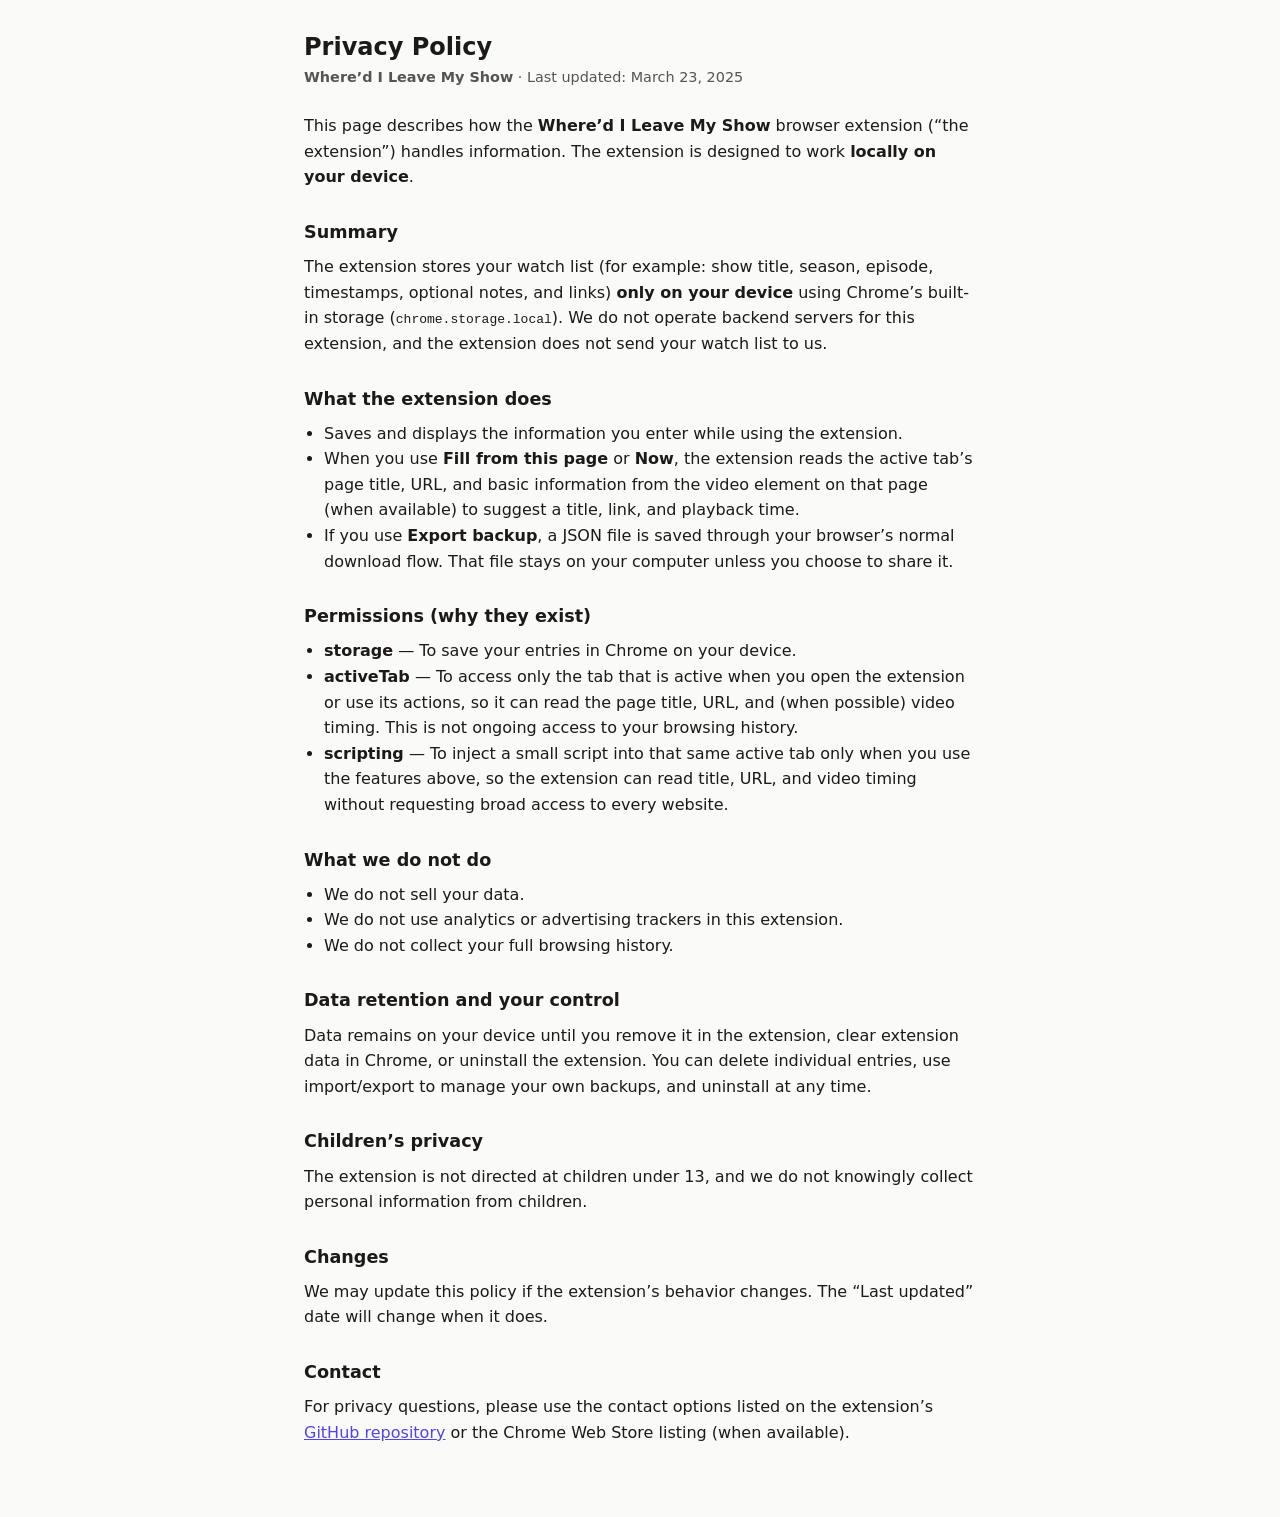
<file: index.html>
<!DOCTYPE html>
<html lang="en">
  <head>
    <meta charset="utf-8" />
    <meta name="viewport" content="width=device-width, initial-scale=1" />
    <title>Where’d I Leave My Show</title>
    <meta http-equiv="refresh" content="0; url=privacy-policy.html" />
    <link rel="canonical" href="privacy-policy.html" />
  </head>
  <body>
    <p><a href="privacy-policy.html">Privacy policy</a></p>
  </body>
</html>
</file>
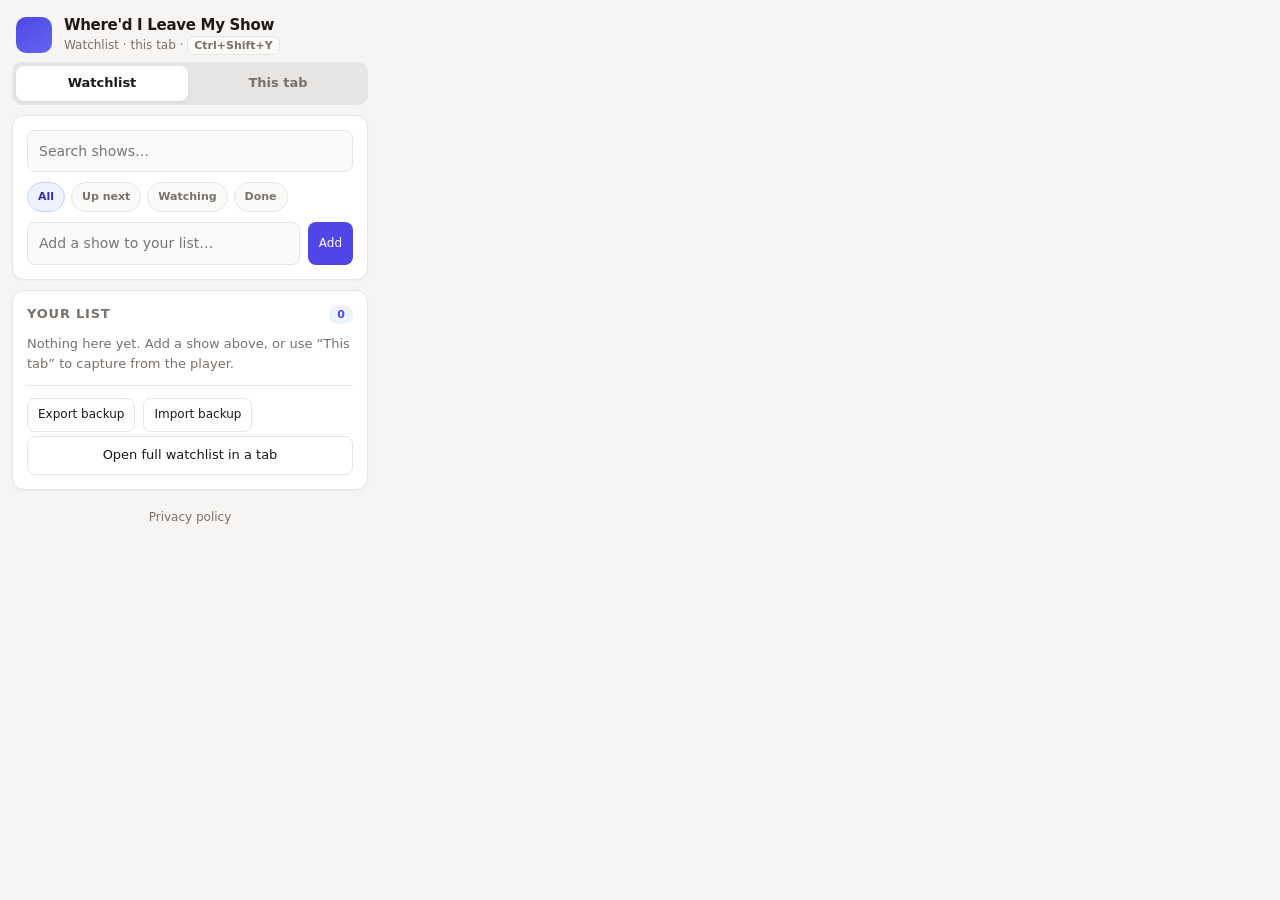
<file: popup.html>
<!DOCTYPE html>
<html lang="en">
  <head>
    <meta charset="UTF-8" />
    <meta name="viewport" content="width=device-width, initial-scale=1" />
    <title>Where'd I Leave My Show</title>
    <link rel="stylesheet" href="popup.css" />
  </head>
  <body class="is-popup">
    <p class="toast" role="status" id="status" aria-live="polite" hidden></p>
    <header class="top">
      <div class="brand">
        <span class="brand-mark" aria-hidden="true"></span>
        <div>
          <h1 class="app-title">Where'd I Leave My Show</h1>
          <p class="tagline">Watchlist · this tab · <kbd class="kbd-hint" id="kbdHint" title="Open this popup">…</kbd></p>
        </div>
      </div>
    </header>

    <nav class="tab-bar" role="tablist" aria-label="Main">
      <button type="button" class="tab-btn" role="tab" id="tabWatchlist" aria-selected="true" aria-controls="panelWatchlist">
        Watchlist
      </button>
      <button type="button" class="tab-btn" role="tab" id="tabCapture" aria-selected="false" aria-controls="panelCapture">
        This tab
      </button>
    </nav>

    <div id="panelWatchlist" class="tab-panel" role="tabpanel" aria-labelledby="tabWatchlist">
      <div class="panel tools">
        <label class="sr-only" for="wlSearch">Search watchlist</label>
        <input type="search" id="wlSearch" class="search-input" placeholder="Search shows…" autocomplete="off" />
        <div class="chips" id="wlChips" role="group" aria-label="Filter by status">
          <button type="button" class="chip active" data-filter="all">All</button>
          <button type="button" class="chip" data-filter="queue">Up next</button>
          <button type="button" class="chip" data-filter="watching">Watching</button>
          <button type="button" class="chip" data-filter="done">Done</button>
        </div>
        <div class="quick-add">
          <label class="sr-only" for="quickTitle">Show title</label>
          <input type="text" id="quickTitle" placeholder="Add a show to your list…" autocomplete="off" />
          <button type="button" class="btn primary small" id="quickAdd">Add</button>
        </div>
      </div>

      <section class="panel list-wrap" aria-label="Watchlist">
        <div class="list-head">
          <h2>Your list</h2>
          <span class="badge" id="count">0</span>
        </div>
        <ul class="list" id="list"></ul>
        <p class="empty" id="empty">Nothing here yet. Add a show above, or use “This tab” to capture from the player.</p>
        <div class="backup-row">
          <button type="button" class="btn ghost small" id="btnExport">Export backup</button>
          <button type="button" class="btn ghost small" id="btnImport">Import backup</button>
          <input type="file" id="importFile" accept="application/json,.json" hidden />
        </div>
        <button type="button" class="btn ghost full-width" id="openFullPage">Open full watchlist in a tab</button>
      </section>
    </div>

    <div id="panelCapture" class="tab-panel" role="tabpanel" aria-labelledby="tabCapture" hidden>
      <section class="panel capture" aria-label="Capture from this tab">
        <button type="button" class="btn primary" id="btnCapture">Fill from this page</button>
        <p class="hint" id="captureHint">Uses tab title, URL, and the largest video on the page.</p>
      </section>

      <form class="panel form" id="form" autocomplete="off">
        <p class="editing-banner" id="editingBanner" hidden>Editing saved entry — save to update.</p>
        <label class="field">
          <span>Series</span>
          <input type="text" id="title" name="title" placeholder="Show name" required />
        </label>
        <label class="field">
          <span>List</span>
          <select id="watchStatus" name="watchStatus">
            <option value="queue">Up next</option>
            <option value="watching" selected>Watching</option>
            <option value="done">Done</option>
          </select>
        </label>
        <div class="row">
          <label class="field small">
            <span>Season</span>
            <input type="number" id="season" name="season" min="0" step="1" placeholder="—" />
          </label>
          <label class="field small">
            <span>Episode</span>
            <input type="number" id="episode" name="episode" min="0" step="1" placeholder="—" />
          </label>
        </div>
        <label class="field">
          <span>Timestamp</span>
          <div class="ts-row">
            <input type="text" id="timestamp" name="timestamp" placeholder="e.g. 12:04 or 1:02:10" inputmode="numeric" />
            <button type="button" class="btn ghost" id="btnNow" title="Use time from video on this page">Now</button>
          </div>
        </label>
        <label class="field">
          <span>Notes <span class="optional">optional</span></span>
          <input type="text" id="notes" name="notes" placeholder="e.g. cliffhanger ending" />
        </label>
        <label class="field">
          <span>Link <span class="optional">optional</span></span>
          <input type="url" id="url" name="url" placeholder="Page URL" />
        </label>
        <div class="actions">
          <button type="submit" class="btn primary" id="btnSave">Save</button>
          <button type="button" class="btn ghost" id="btnClear">Clear form</button>
        </div>
        <p class="privacy-note">Data is stored only in Chrome on this device.</p>
        <input type="hidden" id="editId" value="" />
      </form>
    </div>

    <footer class="popup-footer">
      <a
        href="https://ronitbhatia.github.io/Where-did-I-Leave-My-Show/privacy-policy.html"
        target="_blank"
        rel="noopener noreferrer"
        >Privacy policy</a>
    </footer>

    <script src="wl-shared.js"></script>
    <script src="popup.js"></script>
  </body>
</html>
</file>
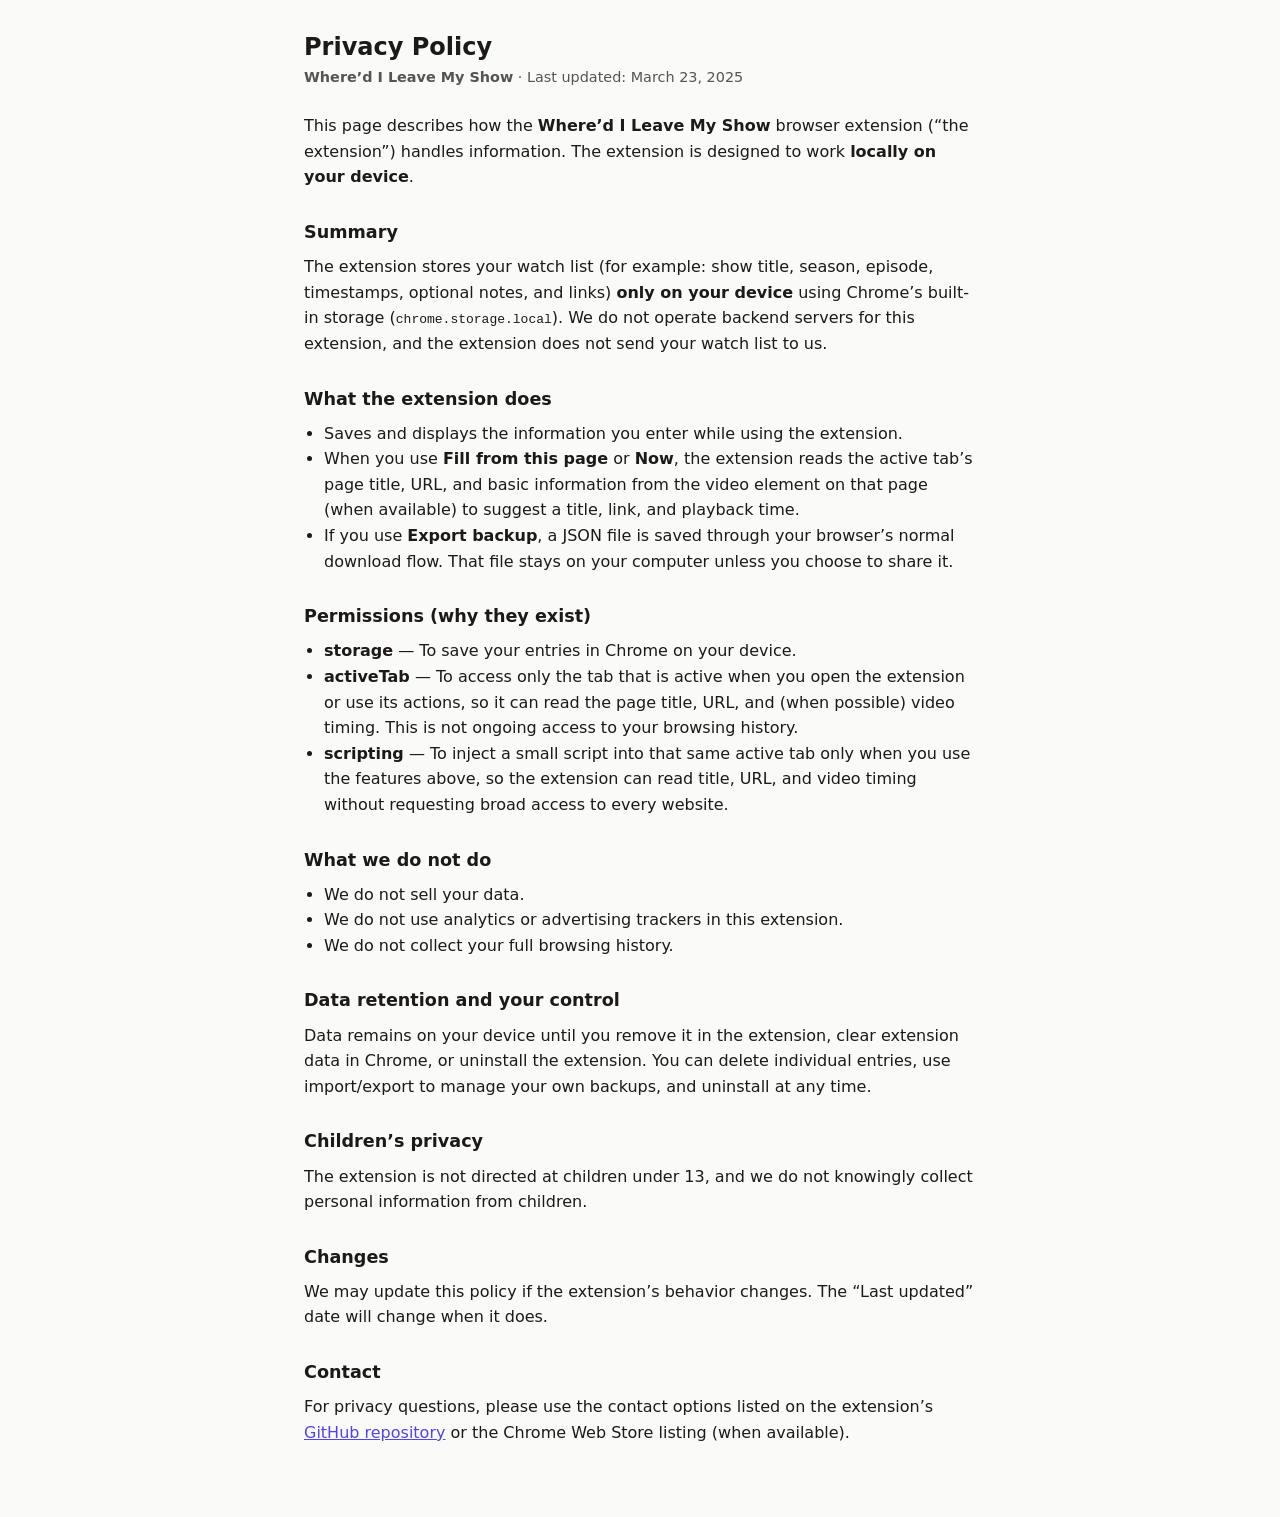
<file: privacy-policy.html>
<!DOCTYPE html>
<html lang="en">
  <head>
    <meta charset="utf-8" />
    <meta name="viewport" content="width=device-width, initial-scale=1" />
    <title>Privacy Policy — Where’d I Leave My Show</title>
    <style>
      :root {
        color-scheme: light dark;
        --fg: #1c1917;
        --bg: #fafaf9;
        --muted: #57534e;
        --link: #4f46e5;
      }
      @media (prefers-color-scheme: dark) {
        :root {
          --fg: #fafaf9;
          --bg: #1c1917;
          --muted: #a8a29e;
          --link: #a5b4fc;
        }
      }
      body {
        font-family: ui-sans-serif, system-ui, -apple-system, "Segoe UI", Roboto, "Helvetica Neue", Arial, sans-serif;
        line-height: 1.6;
        max-width: 42rem;
        margin: 0 auto;
        padding: 2rem 1.25rem 4rem;
        color: var(--fg);
        background: var(--bg);
      }
      h1 {
        font-size: 1.5rem;
        line-height: 1.25;
        margin: 0 0 0.25rem;
      }
      .meta {
        color: var(--muted);
        font-size: 0.9rem;
        margin: 0 0 1.5rem;
      }
      h2 {
        font-size: 1.1rem;
        margin: 1.75rem 0 0.5rem;
      }
      p,
      ul {
        margin: 0.5rem 0;
      }
      ul {
        padding-left: 1.25rem;
      }
      a {
        color: var(--link);
      }
    </style>
  </head>
  <body>
    <header>
      <h1>Privacy Policy</h1>
      <p class="meta"><strong>Where’d I Leave My Show</strong> · Last updated: March 23, 2025</p>
    </header>

    <p>
      This page describes how the <strong>Where’d I Leave My Show</strong> browser extension (“the extension”) handles information.
      The extension is designed to work <strong>locally on your device</strong>.
    </p>

    <h2>Summary</h2>
    <p>
      The extension stores your watch list (for example: show title, season, episode, timestamps, optional notes, and links)
      <strong>only on your device</strong> using Chrome’s built-in storage (<code>chrome.storage.local</code>).
      We do not operate backend servers for this extension, and the extension does not send your watch list to us.
    </p>

    <h2>What the extension does</h2>
    <ul>
      <li>Saves and displays the information you enter while using the extension.</li>
      <li>
        When you use <strong>Fill from this page</strong> or <strong>Now</strong>, the extension reads the active tab’s page title,
        URL, and basic information from the video element on that page (when available) to suggest a title, link, and playback time.
      </li>
      <li>
        If you use <strong>Export backup</strong>, a JSON file is saved through your browser’s normal download flow. That file stays on your computer unless you choose to share it.
      </li>
    </ul>

    <h2>Permissions (why they exist)</h2>
    <ul>
      <li><strong>storage</strong> — To save your entries in Chrome on your device.</li>
      <li>
        <strong>activeTab</strong> — To access only the tab that is active when you open the extension or use its actions,
        so it can read the page title, URL, and (when possible) video timing. This is not ongoing access to your browsing history.
      </li>
      <li>
        <strong>scripting</strong> — To inject a small script into that same active tab only when you use the features above,
        so the extension can read title, URL, and video timing without requesting broad access to every website.
      </li>
    </ul>

    <h2>What we do not do</h2>
    <ul>
      <li>We do not sell your data.</li>
      <li>We do not use analytics or advertising trackers in this extension.</li>
      <li>We do not collect your full browsing history.</li>
    </ul>

    <h2>Data retention and your control</h2>
    <p>
      Data remains on your device until you remove it in the extension, clear extension data in Chrome, or uninstall the extension.
      You can delete individual entries, use import/export to manage your own backups, and uninstall at any time.
    </p>

    <h2>Children’s privacy</h2>
    <p>
      The extension is not directed at children under 13, and we do not knowingly collect personal information from children.
    </p>

    <h2>Changes</h2>
    <p>
      We may update this policy if the extension’s behavior changes. The “Last updated” date will change when it does.
    </p>

    <h2>Contact</h2>
    <p>
      For privacy questions, please use the contact options listed on the extension’s
      <a href="https://github.com/ronitbhatia/Where-did-I-Leave-My-Show">GitHub repository</a>
      or the Chrome Web Store listing (when available).
    </p>
  </body>
</html>
</file>
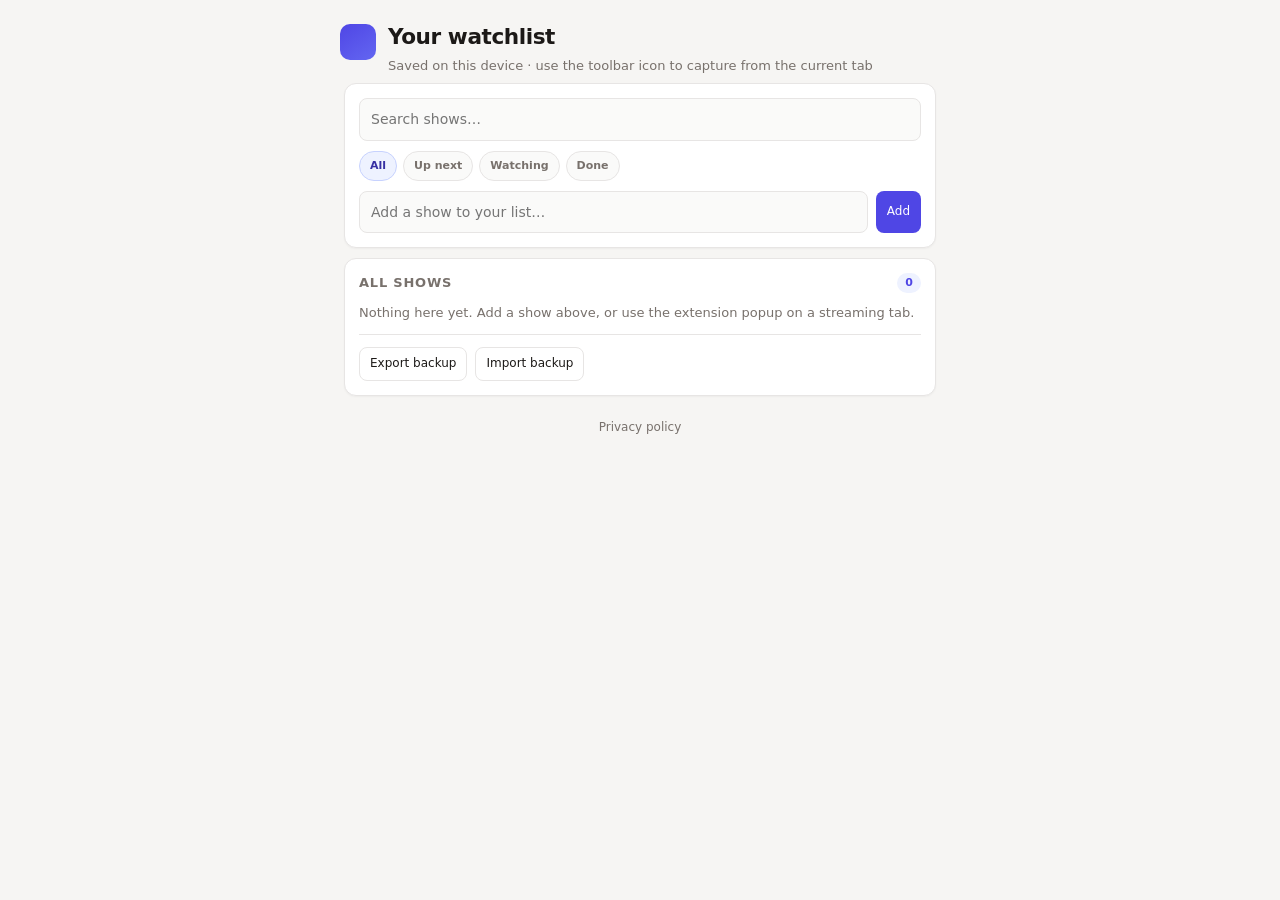
<file: watchlist.html>
<!DOCTYPE html>
<html lang="en">
  <head>
    <meta charset="UTF-8" />
    <meta name="viewport" content="width=device-width, initial-scale=1" />
    <title>Watchlist — Where’d I Leave My Show</title>
    <link rel="stylesheet" href="popup.css" />
    <link rel="stylesheet" href="watchlist.css" />
  </head>
  <body class="page-watchlist">
    <header class="wl-page-head">
      <div class="wl-page-brand">
        <span class="brand-mark" aria-hidden="true"></span>
        <div>
          <h1 class="wl-page-title">Your watchlist</h1>
          <p class="wl-page-sub">Saved on this device · use the toolbar icon to capture from the current tab</p>
        </div>
      </div>
    </header>

    <main class="wl-page-main">
      <div class="panel tools">
        <label class="sr-only" for="wlSearch">Search watchlist</label>
        <input type="search" id="wlSearch" class="search-input" placeholder="Search shows…" autocomplete="off" />
        <div class="chips" id="wlChips" role="group" aria-label="Filter by status">
          <button type="button" class="chip active" data-filter="all">All</button>
          <button type="button" class="chip" data-filter="queue">Up next</button>
          <button type="button" class="chip" data-filter="watching">Watching</button>
          <button type="button" class="chip" data-filter="done">Done</button>
        </div>
        <div class="quick-add">
          <label class="sr-only" for="quickTitle">Show title</label>
          <input type="text" id="quickTitle" placeholder="Add a show to your list…" autocomplete="off" />
          <button type="button" class="btn primary small" id="quickAdd">Add</button>
        </div>
      </div>

      <section class="panel list-wrap" aria-label="Watchlist">
        <div class="list-head">
          <h2>All shows</h2>
          <span class="badge" id="count">0</span>
        </div>
        <ul class="list" id="list"></ul>
        <p class="empty" id="empty">Nothing here yet. Add a show above, or use the extension popup on a streaming tab.</p>
        <div class="backup-row">
          <button type="button" class="btn ghost small" id="btnExport">Export backup</button>
          <button type="button" class="btn ghost small" id="btnImport">Import backup</button>
          <input type="file" id="importFile" accept="application/json,.json" hidden />
        </div>
      </section>
    </main>

    <footer class="wl-page-foot">
      <a
        href="https://ronitbhatia.github.io/Where-did-I-Leave-My-Show/privacy-policy.html"
        target="_blank"
        rel="noopener noreferrer"
        >Privacy policy</a>
    </footer>

    <script src="wl-shared.js"></script>
    <script src="watchlist.js"></script>
  </body>
</html>
</file>
<file: popup.css>
:root {
  --bg: #f6f5f3;
  --surface: #ffffff;
  --text: #1c1917;
  --muted: #78716c;
  --line: #e7e5e4;
  --accent: #4f46e5;
  --accent-soft: #eef2ff;
  --radius: 12px;
  --font: ui-sans-serif, system-ui, -apple-system, "Segoe UI", Roboto, "Helvetica Neue", Arial, sans-serif;
}

* {
  box-sizing: border-box;
}

.sr-only {
  position: absolute;
  width: 1px;
  height: 1px;
  padding: 0;
  margin: -1px;
  overflow: hidden;
  clip: rect(0, 0, 0, 0);
  white-space: nowrap;
  border: 0;
}

.toast {
  margin: 0 12px 0;
  padding: 8px 12px;
  font-size: 12px;
  line-height: 1.35;
  color: #3730a3;
  background: var(--accent-soft);
  border-radius: var(--radius);
  border: 1px solid #c7d2fe;
}

.toast[hidden] {
  display: none;
}

.kbd-hint {
  font-family: inherit;
  font-size: 11px;
  font-weight: 600;
  padding: 2px 6px;
  border-radius: 6px;
  border: 1px solid var(--line);
  background: #fafaf9;
  color: var(--muted);
}

body {
  margin: 0;
  font-family: var(--font);
  font-size: 14px;
  line-height: 1.45;
  color: var(--text);
  background: var(--bg);
}

body.is-popup {
  width: 380px;
  min-height: 200px;
}

.tab-bar {
  display: flex;
  gap: 4px;
  margin: 0 12px 10px;
  padding: 4px;
  background: #e7e5e4;
  border-radius: 10px;
}

.tab-btn {
  flex: 1;
  font: inherit;
  font-size: 13px;
  font-weight: 600;
  padding: 8px 10px;
  border: none;
  border-radius: 8px;
  background: transparent;
  color: var(--muted);
  cursor: pointer;
  transition: background 0.15s, color 0.15s;
}

.tab-btn[aria-selected="true"] {
  background: var(--surface);
  color: var(--text);
  box-shadow: 0 1px 2px rgba(28, 25, 23, 0.08);
}

.tab-btn:focus-visible {
  outline: 2px solid var(--accent);
  outline-offset: 2px;
}

.tab-panel[hidden] {
  display: none !important;
}

.tools.panel {
  margin-bottom: 10px;
}

.search-input {
  margin-bottom: 10px;
}

.chips {
  display: flex;
  flex-wrap: wrap;
  gap: 6px;
  margin-bottom: 10px;
}

.chip {
  font: inherit;
  font-size: 11px;
  font-weight: 600;
  padding: 6px 10px;
  border-radius: 999px;
  border: 1px solid var(--line);
  background: #fafaf9;
  color: var(--muted);
  cursor: pointer;
  transition: background 0.15s, border-color 0.15s, color 0.15s;
}

.chip.active {
  background: var(--accent-soft);
  border-color: #c7d2fe;
  color: #3730a3;
}

.chip:focus-visible {
  outline: 2px solid var(--accent);
  outline-offset: 2px;
}

.quick-add {
  display: flex;
  gap: 8px;
  align-items: stretch;
}

.quick-add input {
  flex: 1;
  min-width: 0;
}

.btn.full-width {
  width: 100%;
  margin-top: 4px;
}

.top {
  padding: 16px 16px 8px;
}

.brand {
  display: flex;
  align-items: center;
  gap: 12px;
}

.brand-mark {
  width: 36px;
  height: 36px;
  border-radius: 10px;
  background: linear-gradient(145deg, var(--accent), #6366f1);
  flex-shrink: 0;
}

h1,
.app-title {
  margin: 0;
  font-size: 15px;
  font-weight: 600;
  letter-spacing: -0.02em;
  line-height: 1.25;
  max-width: 18em;
}

.app-title {
  hyphens: auto;
}

.tagline {
  margin: 2px 0 0;
  font-size: 12px;
  color: var(--muted);
}

.panel {
  margin: 0 12px 12px;
  padding: 14px;
  background: var(--surface);
  border: 1px solid var(--line);
  border-radius: var(--radius);
  box-shadow: 0 1px 2px rgba(28, 25, 23, 0.04);
}

.capture {
  text-align: center;
}

.capture .btn {
  width: 100%;
}

.hint {
  margin: 10px 0 0;
  font-size: 12px;
  color: var(--muted);
}

.editing-banner {
  margin: 0 0 12px;
  padding: 8px 10px;
  font-size: 12px;
  color: var(--accent);
  background: var(--accent-soft);
  border-radius: 8px;
}

.form .field {
  display: block;
  margin-bottom: 12px;
}

.form .field > span {
  display: block;
  font-size: 12px;
  font-weight: 500;
  color: var(--muted);
  margin-bottom: 6px;
}

.optional {
  font-weight: 400;
  color: #a8a29e;
}

input[type="text"],
input[type="url"],
input[type="number"],
input[type="search"],
select {
  width: 100%;
  padding: 10px 11px;
  border: 1px solid var(--line);
  border-radius: 8px;
  font: inherit;
  color: var(--text);
  background: #fafaf9;
  transition: border-color 0.15s, background 0.15s;
}

input:focus,
select:focus {
  outline: none;
  border-color: var(--accent);
  background: var(--surface);
}

select {
  cursor: pointer;
}

.row {
  display: grid;
  grid-template-columns: 1fr 1fr;
  gap: 10px;
}

.ts-row {
  display: flex;
  gap: 8px;
  align-items: stretch;
}

.ts-row input {
  flex: 1;
  min-width: 0;
}

.actions {
  display: flex;
  gap: 8px;
  margin-top: 4px;
}

.actions .btn.primary {
  flex: 1;
}

.btn {
  font: inherit;
  cursor: pointer;
  border-radius: 8px;
  border: 1px solid transparent;
  padding: 9px 14px;
  font-size: 13px;
  font-weight: 500;
  transition: background 0.15s, border-color 0.15s, color 0.15s;
}

.btn.primary {
  background: var(--accent);
  color: #fff;
}

.btn.primary:hover {
  background: #4338ca;
}

.btn.ghost {
  background: transparent;
  border-color: var(--line);
  color: var(--text);
}

.btn.ghost:hover {
  background: var(--bg);
}

.btn.danger {
  color: #b91c1c;
  border-color: #fecaca;
  background: #fff;
}

.btn.danger:hover {
  background: #fef2f2;
}

.btn.icon {
  padding: 6px 10px;
  font-size: 12px;
}

.btn.small {
  padding: 7px 10px;
  font-size: 12px;
}

.privacy-note {
  margin: 12px 0 0;
  font-size: 11px;
  color: var(--muted);
  line-height: 1.4;
}

.backup-row {
  display: flex;
  flex-wrap: wrap;
  gap: 8px;
  margin-top: 12px;
  padding-top: 12px;
  border-top: 1px solid var(--line);
}

.list-wrap h2 {
  margin: 0;
  font-size: 13px;
  font-weight: 600;
  color: var(--muted);
  text-transform: uppercase;
  letter-spacing: 0.06em;
}

.list-head {
  display: flex;
  align-items: center;
  justify-content: space-between;
  margin-bottom: 10px;
}

.badge {
  font-size: 11px;
  font-weight: 600;
  color: var(--accent);
  background: var(--accent-soft);
  padding: 2px 8px;
  border-radius: 999px;
}

.list {
  list-style: none;
  margin: 0;
  padding: 0;
  display: flex;
  flex-direction: column;
  gap: 8px;
}

.card {
  border: 1px solid var(--line);
  border-radius: 10px;
  padding: 10px 10px 8px;
  background: #fafaf9;
}

.card-top {
  display: flex;
  align-items: flex-start;
  justify-content: space-between;
  gap: 8px;
  margin-bottom: 4px;
}

.card-top .card-title {
  flex: 1;
  min-width: 0;
  margin-bottom: 0;
}

.status-wrap {
  flex-shrink: 0;
}

.status-select {
  width: auto;
  min-width: 0;
  max-width: 7.5rem;
  padding: 5px 8px;
  font-size: 11px;
  font-weight: 600;
  border-radius: 6px;
}

.card-title {
  font-weight: 600;
  font-size: 14px;
  margin: 0 0 4px;
  line-height: 1.3;
}

.card-top + .card-meta {
  margin-top: 0;
}

.card-meta {
  font-size: 12px;
  color: var(--muted);
  margin: 0 0 6px;
}

.card-notes {
  font-size: 12px;
  color: var(--text);
  margin: 0 0 8px;
  opacity: 0.9;
}

.card-actions {
  display: flex;
  flex-wrap: wrap;
  gap: 6px;
  align-items: center;
}

.card-actions a {
  font-size: 12px;
  color: var(--accent);
  text-decoration: none;
  font-weight: 500;
}

.card-actions a:hover {
  text-decoration: underline;
}

.empty {
  margin: 0;
  font-size: 13px;
  color: var(--muted);
  line-height: 1.5;
}

.empty[hidden] {
  display: none;
}

.popup-footer {
  margin: 0 12px 14px;
  padding-top: 4px;
  text-align: center;
}

.popup-footer a {
  font-size: 12px;
  color: var(--muted);
  text-decoration: none;
  font-weight: 500;
}

.popup-footer a:hover {
  color: var(--accent);
  text-decoration: underline;
}
</file>
<file: watchlist.css>
body.page-watchlist {
  width: 100%;
  max-width: none;
  min-height: 100vh;
}

.page-watchlist {
  width: 100%;
  padding-bottom: 2rem;
}

.wl-page-head {
  padding: 1.5rem 1.25rem 0.5rem;
  max-width: 40rem;
  margin: 0 auto;
}

.wl-page-brand {
  display: flex;
  align-items: flex-start;
  gap: 12px;
}

.wl-page-title {
  margin: 0;
  font-size: 1.35rem;
  font-weight: 600;
  letter-spacing: -0.02em;
}

.wl-page-sub {
  margin: 0.35rem 0 0;
  font-size: 13px;
  color: var(--muted);
  line-height: 1.45;
  max-width: 36rem;
}

.wl-page-main {
  max-width: 40rem;
  margin: 0 auto;
  padding: 0 12px;
}

.wl-page-foot {
  max-width: 40rem;
  margin: 1.25rem auto 0;
  padding: 0 12px;
  text-align: center;
}

.wl-page-foot a {
  font-size: 12px;
  color: var(--muted);
  text-decoration: none;
  font-weight: 500;
}

.wl-page-foot a:hover {
  color: var(--accent);
  text-decoration: underline;
}

.toast-page {
  margin: 12px 12px 0;
  max-width: 40rem;
  margin-left: auto;
  margin-right: auto;
}

.toast-page[hidden] {
  display: none;
}
</file>
